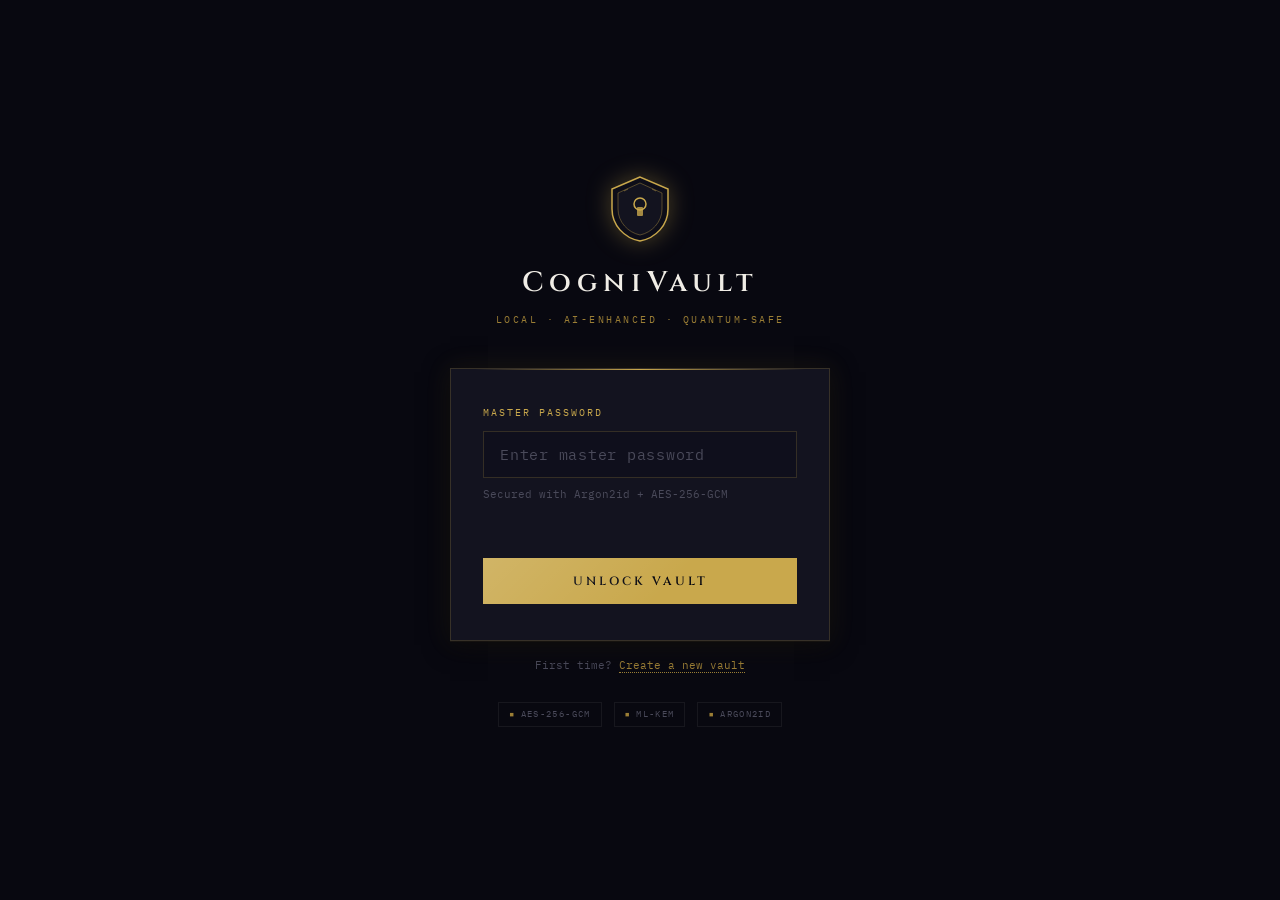
<file: index.html>
<!DOCTYPE html>

<html lang="en">
<head>
<meta charset="utf-8"/>
<meta content="width=device-width, initial-scale=1.0" name="viewport"/>
<title>CogniVault</title>
<link href="https://fonts.googleapis.com" rel="preconnect"/>
<link crossorigin="" href="https://fonts.gstatic.com" rel="preconnect"/>
<link href="https://fonts.googleapis.com/css2?family=Cinzel:wght@400;500;600;700&amp;family=IBM+Plex+Mono:wght@300;400;500&amp;family=Raleway:wght@300;400;500;600&amp;display=swap" rel="stylesheet"/>
<link href="./css/styles.css" rel="stylesheet"/>
</head>
<body>
<div class="geo-bg"></div>
<!-- LOCK SCREEN -->
<div class="view active" id="view-lock">
<div class="lock-wrap">
<div class="lock-logo">
<div class="lock-shield">
<svg fill="none" viewbox="0 0 72 72" xmlns="http://www.w3.org/2000/svg">
<path d="M36 4L8 16V36C8 52 20 65 36 68C52 65 64 52 64 36V16L36 4Z" fill="#0d0d18" stroke="#c9a84c" stroke-width="1.5"></path>
<path d="M36 10L14 20V36C14 49 24 59.5 36 62C48 59.5 58 49 58 36V20L36 10Z" fill="#13131f" stroke="#c9a84c" stroke-opacity="0.5" stroke-width="0.75"></path>
<!-- Keyhole -->
<circle cx="36" cy="31" fill="none" r="6" stroke="#c9a84c" stroke-width="1.5"></circle>
<rect fill="#c9a84c" fill-opacity="0.8" height="9" rx="1" width="6" x="33" y="34"></rect>
<!-- Corner ornaments -->
<path d="M20 18L24 16" stroke="#c9a84c" stroke-opacity="0.6" stroke-width="0.75"></path>
<path d="M52 18L48 16" stroke="#c9a84c" stroke-opacity="0.6" stroke-width="0.75"></path>
</svg>
</div>
<div class="lock-title">CogniVault</div>
<div class="lock-subtitle">Local · AI-Enhanced · Quantum-Safe</div>
</div>
<div class="lock-card">
<label class="lock-label">Master Password</label>
<input autocomplete="current-password" class="lock-input" id="master-pw-input" placeholder="Enter master password" type="password"/>
<div class="lock-hint">Secured with Argon2id + AES-256-GCM</div>
<div class="lock-error" id="lock-error"></div>
<button class="btn-unlock" id="btn-unlock" onclick="handleUnlock()">
        Unlock Vault
      </button>
</div>
<div class="lock-new">
      First time? <a onclick="showCreateVaultModal()">Create a new vault</a>
</div>
<div class="lock-badges">
<span class="lock-badge">AES-256-GCM</span>
<span class="lock-badge">ML-KEM</span>
<span class="lock-badge">Argon2id</span>
</div>
</div>
</div>
<!-- MAIN APP -->
<div class="view" id="view-app">
<!-- Sidebar -->
<aside class="sidebar">
<div class="sidebar-header">
<div class="sidebar-logo-icon">
<svg fill="none" viewbox="0 0 28 28" xmlns="http://www.w3.org/2000/svg">
<path d="M14 2L3 7V14C3 20.5 8 26 14 27C20 26 25 20.5 25 14V7L14 2Z" fill="#0d0d18" stroke="#c9a84c" stroke-width="1.2"></path>
<circle cx="14" cy="12" fill="none" r="3" stroke="#c9a84c" stroke-width="1.2"></circle>
<rect fill="#c9a84c" height="5" rx="0.5" width="3" x="12.5" y="13.5"></rect>
</svg>
</div>
<div class="sidebar-brand">
<div class="sidebar-name">CogniVault</div>
<div class="sidebar-ver">v1.0 · PQC</div>
</div>
</div>
<nav class="sidebar-nav">
<div class="nav-section-label">Vault</div>
<div class="nav-item active" onclick="switchPanel('vault')">
<svg class="nav-icon" fill="none" stroke="currentColor" stroke-width="1.3" viewbox="0 0 16 16">
<rect height="9" rx="1" width="12" x="2" y="5"></rect>
<path d="M5 5V4a3 3 0 016 0v1"></path>
<circle cx="8" cy="9.5" fill="currentColor" r="1.2" stroke="none"></circle>
</svg>
        Credentials
        <span class="nav-badge" id="entry-count-badge">0</span>
</div>
<div class="nav-item" onclick="switchPanel('generator')">
<svg class="nav-icon" fill="none" stroke="currentColor" stroke-width="1.3" viewbox="0 0 16 16">
<path d="M2 8h2M12 8h2M8 2v2M8 12v2"></path>
<circle cx="8" cy="8" r="3"></circle>
<path d="M4.5 4.5l1 1M10.5 10.5l1 1M4.5 11.5l1-1M10.5 5.5l1-1"></path>
</svg>
        Generator
      </div>
<div class="nav-section-label" style="margin-top:8px">Security</div>
<div class="nav-item" onclick="switchPanel('breach')">
<svg class="nav-icon" fill="none" stroke="currentColor" stroke-width="1.3" viewbox="0 0 16 16">
<path d="M8 1L1.5 4v5C1.5 12.5 4.5 15 8 15s6.5-2.5 6.5-6V4L8 1z"></path>
<path d="M5.5 8l2 2 3-3" stroke-linecap="round"></path>
</svg>
        Breach Check
      </div>
<div class="nav-section-label" style="margin-top:8px">System</div>
<div class="nav-item" onclick="switchPanel('export')">
<svg class="nav-icon" fill="none" stroke="currentColor" stroke-width="1.3" viewbox="0 0 16 16">
<path d="M4 12h8M8 3v7M5 7l3 3 3-3"></path>
</svg>
        Export
      </div>
<div class="nav-item" onclick="switchPanel('settings')">
<svg class="nav-icon" fill="none" stroke="currentColor" stroke-width="1.3" viewbox="0 0 16 16">
<circle cx="8" cy="8" r="2"></circle>
<path d="M8 1v2M8 13v2M1 8h2M13 8h2M3.2 3.2l1.4 1.4M11.4 11.4l1.4 1.4M3.2 12.8l1.4-1.4M11.4 4.6l1.4-1.4"></path>
</svg>
        Settings
      </div>
</nav>
<div class="sidebar-footer">
<div class="vault-status">
<div class="status-dot"></div>
        Vault unlocked
      </div>
<button class="btn-lock" onclick="handleLock()">
<svg fill="none" height="10" stroke="currentColor" stroke-width="1.5" viewbox="0 0 16 16" width="10">
<rect height="8" rx="1" width="10" x="3" y="7"></rect>
<path d="M5 7V5a3 3 0 016 0v2"></path>
</svg>
        Lock Vault
      </button>
</div>
</aside>
<!-- Main -->
<div class="main-content">
<div class="topbar">
<div class="topbar-title" id="topbar-title">CREDENTIALS</div>
<div class="search-wrap" id="search-wrap">
<svg class="search-icon" fill="none" height="13" stroke="currentColor" stroke-width="1.5" viewbox="0 0 16 16" width="13">
<circle cx="7" cy="7" r="5"></circle><path d="M11 11l3 3"></path>
</svg>
<input class="search-input" id="search-input" oninput="filterEntries()" placeholder="Search vault…"/>
</div>
<button class="btn-primary" id="btn-add-entry" onclick="openAddModal()">
<svg fill="none" height="11" stroke="currentColor" stroke-width="2" viewbox="0 0 16 16" width="11">
<path d="M8 2v12M2 8h12"></path>
</svg>
        Add Entry
      </button>
</div>
<div class="page-content">
<!-- VAULT PANEL -->
<div class="panel active" id="panel-vault">
<div class="panel-actions">
<div class="panel-heading">Stored Credentials</div>
<div class="text-muted" id="vault-count-label">Loading…</div>
</div>
<div class="entry-list" id="entry-list">
<div class="empty-state" id="empty-state">
<div class="empty-icon">
<svg fill="none" height="24" stroke="currentColor" stroke-width="1.2" viewbox="0 0 24 24" width="24">
<rect height="11" rx="2" width="18" x="3" y="11"></rect>
<path d="M7 11V7a5 5 0 0110 0v4"></path>
</svg>
</div>
<div class="empty-title">No Credentials Stored</div>
<div class="empty-desc mt-2">Add your first entry to begin securing your vault.</div>
</div>
</div>
</div>
<!-- GENERATOR PANEL -->
<div class="panel" id="panel-generator">
<div class="panel-actions" style="margin-bottom:20px">
<div class="panel-heading">Password Generator</div>
</div>
<div class="gen-output">
<span class="gen-output-text" id="gen-output">Click Generate to create a password</span>
<button class="gen-copy-btn" onclick="copyGenerated()">Copy</button>
</div>
<div class="gen-strength-wrap">
<div class="gen-strength-title">Strength Analysis</div>
<div class="strength-bar-bg">
<div class="strength-bar-fill" id="gen-strength-fill"></div>
</div>
<div class="strength-label" id="gen-strength-label" style="color:var(--text-muted)"></div>
</div>
<div style="display:grid;grid-template-columns:1fr 1fr;gap:28px;margin-bottom:24px">
<div>
<div class="range-wrap">
<div class="range-header">
<span class="range-label">Length</span>
<span class="range-val" id="gen-length-val">20</span>
</div>
<input class="range-input" id="gen-length" max="64" min="8" oninput="document.getElementById('gen-length-val').textContent=this.value" type="range" value="20"/>
</div>
</div>
<div>
<div class="toggle-group">
<div class="toggle-row">
<span class="toggle-label">Uppercase (A-Z)</span>
<div class="toggle on" id="tog-upper" onclick="toggleOpt(this)"></div>
</div>
<div class="toggle-row">
<span class="toggle-label">Lowercase (a-z)</span>
<div class="toggle on" id="tog-lower" onclick="toggleOpt(this)"></div>
</div>
<div class="toggle-row">
<span class="toggle-label">Numbers (0-9)</span>
<div class="toggle on" id="tog-digits" onclick="toggleOpt(this)"></div>
</div>
<div class="toggle-row">
<span class="toggle-label">Symbols (!@#…)</span>
<div class="toggle on" id="tog-symbols" onclick="toggleOpt(this)"></div>
</div>
</div>
</div>
</div>
<button class="btn-regen" onclick="generatePassword()">
<svg fill="none" height="14" stroke="currentColor" stroke-width="1.5" viewbox="0 0 16 16" width="14">
<path d="M2 8a6 6 0 1011.3-2.8" stroke-linecap="round"></path>
<path d="M13 3l.5 2.5L11 6" stroke-linecap="round" stroke-linejoin="round"></path>
</svg>
          Generate Secure Password
        </button>
</div>
<!-- BREACH CHECK PANEL -->
<div class="panel" id="panel-breach">
<div class="breach-hero">
<div class="breach-icon">
<svg fill="none" height="56" stroke="currentColor" stroke-width="1.2" viewbox="0 0 56 56" width="56">
<path d="M28 4L6 14v18C6 44 16 53 28 54C40 53 50 44 50 32V14L28 4z"></path>
<path d="M28 20v10M28 34v2" stroke-linecap="round" stroke-width="2"></path>
</svg>
</div>
<div class="breach-hero-title">Breach Intelligence Check</div>
<div class="breach-hero-desc">
            Checks against 600M+ compromised passwords via Bloom Filter.<br/>
            Your password never leaves this device.
          </div>
<div class="breach-input-wrap">
<input class="breach-input" id="breach-input" onkeydown="if(event.key==='Enter')checkBreach()" placeholder="Enter password to check…" type="password"/>
<button class="btn-breach" onclick="checkBreach()">Check</button>
</div>
<div class="breach-result-box" id="breach-result">
<div class="breach-result-status" id="breach-status"></div>
<div class="breach-result-detail" id="breach-detail"></div>
</div>
</div>
<div class="stats-grid">
<div class="stat-card">
<div class="stat-number">600M+</div>
<div class="stat-label">Known Breached</div>
</div>
<div class="stat-card">
<div class="stat-number">O(k)</div>
<div class="stat-label">Lookup Complexity</div>
</div>
<div class="stat-card">
<div class="stat-number">&lt;1%</div>
<div class="stat-label">False Positive Rate</div>
</div>
</div>
</div>
<!-- EXPORT PANEL -->
<div class="panel" id="panel-export">
<div class="panel-actions" style="margin-bottom:24px">
<div class="panel-heading">Vault Export</div>
</div>
<div class="settings-section">
<div class="settings-section-title">Export Options</div>
<div style="background:var(--bg-card);border:1px solid var(--border-dim);padding:24px">
<div class="form-group">
<label class="form-label">Export Format</label>
<select class="form-input" id="export-format" style="cursor:pointer">
<option value="encrypted">Encrypted Vault (.enc) — ML-KEM Protected</option>
<option value="json">JSON Backup (unencrypted, use with caution)</option>
</select>
</div>
<div class="form-group">
<label class="form-label">Export Password (for encrypted format)</label>
<input class="form-input" id="export-password" placeholder="Leave blank to use master password" type="password"/>
</div>
<div class="flex gap-2" style="justify-content:flex-end">
<button class="btn-primary" onclick="handleExport()">
<svg fill="none" height="11" stroke="currentColor" stroke-width="2" viewbox="0 0 16 16" width="11">
<path d="M4 12h8M8 3v7M5 7l3 3 3-3"></path>
</svg>
                Export Vault
              </button>
</div>
</div>
</div>
<div class="settings-section">
<div class="settings-section-title">Import Backup</div>
<div style="background:var(--bg-card);border:1px solid var(--border-dim);padding:24px">
<div style="font-family:var(--font-mono);font-size:11px;color:var(--text-muted);line-height:1.8;margin-bottom:16px">
            Import a previously exported CogniVault backup. Only import files you trust.
          </div>
<div class="form-group">
<label class="form-label">Backup File</label>
<input class="form-input" id="import-file" accept=".enc,.json,application/json,text/plain" type="file"/>
</div>
<div class="flex gap-2" style="justify-content:flex-end">
<button class="btn-primary" id="btn-import" onclick="handleImport()">
<svg fill="none" height="11" stroke="currentColor" stroke-width="2" viewbox="0 0 16 16" width="11">
<path d="M4 12h8M8 3v7M5 7l3 3 3-3"></path>
</svg>
                Import Vault
              </button>
</div>
</div>
</div>
<div class="settings-section">
<div class="settings-section-title">Post-Quantum Security</div>
<div style="font-family:var(--font-mono);font-size:11px;color:var(--text-second);line-height:1.9;margin-bottom:16px">
            Encrypted exports use ML-KEM (CRYSTALS-Kyber768, NIST FIPS 203) for key encapsulation.
            Vault data is protected with AES-256-GCM. Secure against both classical and quantum adversaries.
          </div>
<div class="crypto-badges">
<span class="crypto-badge">ML-KEM / Kyber768</span>
<span class="crypto-badge">NIST FIPS 203</span>
<span class="crypto-badge">AES-256-GCM</span>
<span class="crypto-badge">NIST Level 3</span>
</div>
</div>
</div>
<!-- SETTINGS PANEL -->
<div class="panel" id="panel-settings">
<div class="panel-actions" style="margin-bottom:24px">
<div class="panel-heading">Settings &amp; Security</div>
</div>
<div class="settings-section">
<div class="settings-section-title">Cryptographic Configuration</div>
<div class="settings-row">
<div>
<div class="settings-key">Encryption Algorithm</div>
<div class="settings-desc">AES-256-GCM with authenticated encryption (AEAD)</div>
</div>
<span class="text-muted">AES-256-GCM</span>
</div>
<div class="settings-row">
<div>
<div class="settings-key">Key Derivation Function</div>
<div class="settings-desc">Memory-hard, Argon2id — 64MB RAM, 3 iterations</div>
</div>
<span class="text-muted">Argon2id</span>
</div>
<div class="settings-row">
<div>
<div class="settings-key">Post-Quantum Algorithm</div>
<div class="settings-desc">CRYSTALS-Kyber768 (ML-KEM), NIST FIPS 203, Level 3</div>
</div>
<span class="text-muted">ML-KEM</span>
</div>
<div class="settings-row">
<div>
<div class="settings-key">Storage</div>
<div class="settings-desc">SQLite metadata + Encrypted JSON blobs on disk</div>
</div>
<span class="text-muted">Local only</span>
</div>
</div>
<div class="settings-section">
<div class="settings-section-title">AI Strength Engine</div>
<div class="settings-row">
<div>
<div class="settings-key">Model</div>
<div class="settings-desc">Random Forest classifier, trained on breach corpus (RockYou)</div>
</div>
<span class="text-muted">Offline RF</span>
</div>
<div class="settings-row">
<div>
<div class="settings-key">Inference</div>
<div class="settings-desc">O(T×D) → effectively O(1), runs in microseconds locally</div>
</div>
<span class="text-muted">Edge compute</span>
</div>
<div class="settings-row">
<div>
<div class="settings-key">Bloom Filter corpus</div>
<div class="settings-desc">600M+ SHA-1 hashed breach passwords, ~200MB bit array</div>
</div>
<span class="text-muted">k=7 hashes</span>
</div>
</div>
<div class="settings-section">
<div class="settings-section-title">Vault Actions</div>
<div class="settings-row">
<div>
<div class="settings-key">Create Backup</div>
<div class="settings-desc">Encrypted ZIP backup of all vault data and metadata</div>
</div>
<button class="btn-secondary" onclick="handleBackup()">
              Create Backup
            </button>
</div>
<div class="settings-row">
<div>
<div class="settings-key">Lock Session</div>
<div class="settings-desc">Clears the derived key from memory immediately</div>
</div>
<button class="btn-secondary" onclick="handleLock()">
              Lock Now
            </button>
</div>
</div>
</div>
</div><!-- /page-content -->
</div><!-- /main-content -->
</div><!-- /view-app -->
<!-- ═══════════════════════════════════════════════
     MODALS
═══════════════════════════════════════════════ -->
<!-- ADD ENTRY MODAL -->
<div class="modal-overlay" id="modal-add">
<div class="modal">
<div class="modal-header">
<div class="modal-title">Add Credential</div>
<button class="modal-close" onclick="closeModal('modal-add')">×</button>
</div>
<div class="modal-body">
<div class="form-group">
<label class="form-label">Site / Service</label>
<input class="form-input" id="add-site" placeholder="e.g. GitHub, Gmail, Netflix" type="text"/>
</div>
<div class="form-group">
<label class="form-label">Username / Email</label>
<input class="form-input" id="add-user" placeholder="your@email.com" type="text"/>
</div>
<div class="form-group">
<label class="form-label">Password</label>
<div class="password-field">
<input class="form-input" id="add-password" oninput="scorePassword(this.value, 'add-strength-fill', 'add-strength-label', 'add-breach-result')" placeholder="Enter or generate a password" type="password"/>
<div class="pw-actions">
<button class="icon-btn" onclick="togglePwVis('add-password', this)" title="Toggle visibility">
<svg fill="none" height="14" stroke="currentColor" stroke-width="1.3" viewbox="0 0 16 16" width="14">
<path d="M1 8S3.5 3 8 3s7 5 7 5-2.5 5-7 5-7-5-7-5z"></path>
<circle cx="8" cy="8" r="2"></circle>
</svg>
</button>
<button class="icon-btn" onclick="fillGenerated('add-password')" title="Generate">
<svg fill="none" height="14" stroke="currentColor" stroke-width="1.3" viewbox="0 0 16 16" width="14">
<path d="M2 8a6 6 0 1011.3-2.8" stroke-linecap="round"></path>
<path d="M13 3l.5 2.5L11 6" stroke-linecap="round"></path>
</svg>
</button>
</div>
</div>
<div class="strength-wrap">
<div class="strength-bar-bg">
<div class="strength-bar-fill" id="add-strength-fill"></div>
</div>
<div class="strength-label" id="add-strength-label"></div>
<div class="breach-check-result" id="add-breach-result"></div>
</div>
</div>
</div>
<div class="modal-footer">
<button class="btn-secondary" onclick="closeModal('modal-add')">Cancel</button>
<button class="btn-primary" onclick="handleAddEntry()">
<svg fill="none" height="10" stroke="currentColor" stroke-width="2" viewbox="0 0 16 16" width="10">
<path d="M3 8l4 4 6-6"></path>
</svg>
        Save Entry
      </button>
</div>
</div>
</div>
<!-- REVEAL PASSWORD MODAL -->
<div class="modal-overlay" id="modal-reveal">
<div class="modal" style="width:420px">
<div class="modal-header">
<div class="modal-title" id="reveal-title">Credential</div>
<button class="modal-close" onclick="closeModal('modal-reveal')">×</button>
</div>
<div class="modal-body">
<div class="form-group">
<label class="form-label">Site</label>
<div id="reveal-site-val" style="font-family:var(--font-mono);font-size:13px;color:var(--text-prime)"></div>
</div>
<div class="form-group">
<label class="form-label">Username</label>
<div id="reveal-user-val" style="font-family:var(--font-mono);font-size:13px;color:var(--text-prime)"></div>
</div>
<div class="form-group">
<label class="form-label">Password</label>
<div class="reveal-password" id="reveal-pw-val">Loading…</div>
<div class="copy-confirm" id="reveal-copy-confirm"></div>
</div>
</div>
<div class="modal-footer">
<button class="btn-secondary" onclick="closeModal('modal-reveal')">Close</button>
<button class="btn-primary" onclick="copyRevealedPassword()">
<svg fill="none" height="10" stroke="currentColor" stroke-width="1.8" viewbox="0 0 16 16" width="10">
<rect height="9" rx="1" width="9" x="5" y="5"></rect>
<path d="M3 11V3h8"></path>
</svg>
        Copy Password
      </button>
</div>
</div>
</div>
<!-- CREATE VAULT MODAL -->
<div class="modal-overlay" id="modal-create">
<div class="modal">
<div class="modal-header">
<div class="modal-title">Create New Vault</div>
<button class="modal-close" onclick="closeModal('modal-create')">×</button>
</div>
<div class="modal-body">
<div style="font-family:var(--font-mono);font-size:11px;color:var(--text-muted);margin-bottom:20px;line-height:1.8">
        Your master password is never stored. It derives a 256-bit AES key via Argon2id.
        Choose a strong, memorable passphrase.
      </div>
<div class="form-group">
<label class="form-label">Master Password</label>
<input class="form-input" id="create-pw" oninput="scorePassword(this.value,'create-strength-fill','create-strength-label',null)" placeholder="Choose a strong master password" type="password"/>
<div class="strength-wrap">
<div class="strength-bar-bg">
<div class="strength-bar-fill" id="create-strength-fill"></div>
</div>
<div class="strength-label" id="create-strength-label"></div>
</div>
</div>
<div class="form-group">
<label class="form-label">Confirm Password</label>
<input class="form-input" id="create-pw-confirm" placeholder="Repeat master password" type="password"/>
</div>
</div>
<div class="modal-footer">
<button class="btn-secondary" onclick="closeModal('modal-create')">Cancel</button>
<button class="btn-primary" onclick="handleCreateVault()">Create Vault</button>
</div>
</div>
</div>
<!-- TOAST CONTAINER -->
<div class="toast-container" id="toast-container"></div>
<!-- JAVASCRIPT -->
<script src="./js/app.js"></script>
</body>
</html>
</file>
<file: css/styles.css>
/* 
   DESIGN TOKENS — VAULT NOIR
 */
:root {
  --bg-void:      #080810;
  --bg-deep:      #0d0d18;
  --bg-panel:     #13131f;
  --bg-card:      #191928;
  --bg-hover:     #1f1f32;
  --bg-input:     #0f0f1c;

  --gold:         #c9a84c;
  --gold-dim:     #9b7e35;
  --gold-glow:    rgba(201,168,76,0.15);
  --gold-line:    rgba(201,168,76,0.35);

  --crimson:      #8b1a2a;
  --crimson-bright: #c0283d;
  --crimson-glow: rgba(139,26,42,0.25);

  --navy:         #1a2744;
  --navy-bright:  #1e3a72;

  --text-prime:   #f0ede6;
  --text-second:  #8a8a9a;
  --text-muted:   #4a4a5a;
  --text-gold:    #c9a84c;

  --border:       rgba(201,168,76,0.2);
  --border-dim:   rgba(255,255,255,0.06);

  --radius:       4px;
  --radius-lg:    8px;

  --font-display: 'Cinzel', serif;
  --font-body:    'Raleway', sans-serif;
  --font-mono:    'IBM Plex Mono', monospace;

  --transition:   all 0.2s cubic-bezier(0.4,0,0.2,1);
  --shadow-card:  0 4px 24px rgba(0,0,0,0.6), 0 1px 0 rgba(201,168,76,0.08);
  --shadow-glow:  0 0 24px rgba(201,168,76,0.12);
}

*, *::before, *::after { box-sizing: border-box; margin: 0; padding: 0; }

html, body {
  height: 100%;
  background: var(--bg-void);
  color: var(--text-prime);
  font-family: var(--font-body);
  font-size: 14px;
  line-height: 1.6;
  -webkit-font-smoothing: antialiased;
  overflow: hidden;
}

/* 
   SCROLLBAR
 */
::-webkit-scrollbar { width: 6px; }
::-webkit-scrollbar-track { background: var(--bg-deep); }
::-webkit-scrollbar-thumb { background: var(--gold-dim); border-radius: 3px; }

/* 
   GEOMETRIC BACKGROUND PATTERN
 */
.geo-bg {
  position: fixed; inset: 0; z-index: 0; pointer-events: none;
  background-image:
    linear-gradient(rgba(201,168,76,0.03) 1px, transparent 1px),
    linear-gradient(90deg, rgba(201,168,76,0.03) 1px, transparent 1px);
  background-size: 40px 40px;
}
.geo-bg::after {
  content: '';
  position: absolute; inset: 0;
  background: radial-gradient(ellipse 60% 50% at 50% 0%, rgba(26,39,68,0.4) 0%, transparent 70%);
}

/* 
   VIEWS
 */
.view {
  position: fixed; inset: 0; z-index: 10;
  display: none;
  animation: fadeIn 0.35s ease;
}
.view.active { display: flex; }

@keyframes fadeIn { from { opacity: 0; transform: translateY(8px); } to { opacity: 1; transform: translateY(0); } }

/* 
   LOCK SCREEN
 */
#view-lock {
  align-items: center;
  justify-content: center;
  background: var(--bg-void);
  flex-direction: column;
}

.lock-wrap {
  display: flex;
  flex-direction: column;
  align-items: center;
  gap: 0;
  width: 380px;
}

.lock-logo {
  display: flex; flex-direction: column; align-items: center;
  margin-bottom: 40px;
  position: relative;
}

.lock-shield {
  width: 72px; height: 72px;
  position: relative;
  margin-bottom: 16px;
}

.lock-shield svg { width: 72px; height: 72px; filter: drop-shadow(0 0 12px rgba(201,168,76,0.35)); }

.lock-title {
  font-family: var(--font-display);
  font-size: 28px;
  font-weight: 600;
  letter-spacing: 0.2em;
  color: var(--text-prime);
}

.lock-subtitle {
  font-family: var(--font-mono);
  font-size: 10px;
  letter-spacing: 0.25em;
  color: var(--gold-dim);
  text-transform: uppercase;
  margin-top: 6px;
}

.lock-card {
  width: 100%;
  background: var(--bg-panel);
  border: 1px solid var(--border);
  padding: 36px 32px;
  position: relative;
  box-shadow: var(--shadow-card), var(--shadow-glow);
}

.lock-card::before {
  content: '';
  position: absolute;
  top: 0; left: 24px; right: 24px; height: 1px;
  background: linear-gradient(90deg, transparent, var(--gold), transparent);
}

.lock-label {
  font-family: var(--font-mono);
  font-size: 10px;
  letter-spacing: 0.2em;
  text-transform: uppercase;
  color: var(--text-gold);
  display: block;
  margin-bottom: 10px;
}

.lock-input {
  width: 100%;
  background: var(--bg-input);
  border: 1px solid var(--border);
  color: var(--text-prime);
  font-family: var(--font-mono);
  font-size: 15px;
  padding: 13px 16px;
  outline: none;
  letter-spacing: 0.1em;
  transition: var(--transition);
}

.lock-input:focus {
  border-color: var(--gold);
  box-shadow: 0 0 0 3px var(--gold-glow);
}

.lock-input::placeholder { color: var(--text-muted); letter-spacing: 0.05em; }

.lock-hint {
  font-size: 11px;
  color: var(--text-muted);
  margin-top: 8px;
  font-family: var(--font-mono);
}

.btn-unlock {
  width: 100%;
  margin-top: 24px;
  background: var(--gold);
  color: var(--bg-void);
  border: none;
  font-family: var(--font-display);
  font-size: 12px;
  font-weight: 600;
  letter-spacing: 0.25em;
  text-transform: uppercase;
  padding: 15px;
  cursor: pointer;
  transition: var(--transition);
  position: relative;
  overflow: hidden;
}

.btn-unlock::after {
  content: '';
  position: absolute; inset: 0;
  background: linear-gradient(135deg, rgba(255,255,255,0.15) 0%, transparent 60%);
}

.btn-unlock:hover { background: #d4b560; transform: translateY(-1px); box-shadow: 0 4px 20px rgba(201,168,76,0.35); }
.btn-unlock:active { transform: translateY(0); }
.btn-unlock:disabled { opacity: 0.5; cursor: not-allowed; transform: none; }

.lock-error {
  margin-top: 14px;
  font-family: var(--font-mono);
  font-size: 11px;
  color: var(--crimson-bright);
  text-align: center;
  letter-spacing: 0.05em;
  min-height: 16px;
}

.lock-new {
  margin-top: 16px;
  text-align: center;
  font-size: 11px;
  color: var(--text-muted);
  font-family: var(--font-mono);
}
.lock-new a { color: var(--gold-dim); cursor: pointer; text-decoration: none; border-bottom: 1px dotted var(--gold-dim); }
.lock-new a:hover { color: var(--gold); }

.lock-badges {
  display: flex;
  gap: 12px;
  margin-top: 28px;
  justify-content: center;
}

.lock-badge {
  font-family: var(--font-mono);
  font-size: 9px;
  letter-spacing: 0.15em;
  text-transform: uppercase;
  color: var(--text-muted);
  padding: 4px 10px;
  border: 1px solid var(--border-dim);
  display: flex;
  align-items: center;
  gap: 5px;
}

.lock-badge::before {
  content: '▪';
  color: var(--gold-dim);
}

/* 
   MAIN APP LAYOUT
 */
#view-app {
  flex-direction: row;
  background: var(--bg-void);
}

/* SIDEBAR */
.sidebar {
  width: 220px;
  flex-shrink: 0;
  background: var(--bg-deep);
  border-right: 1px solid var(--border-dim);
  display: flex;
  flex-direction: column;
  position: relative;
  z-index: 5;
}

.sidebar::after {
  content: '';
  position: absolute;
  top: 0; right: -1px; bottom: 0; width: 1px;
  background: linear-gradient(180deg, transparent, var(--gold-line) 30%, var(--gold-line) 70%, transparent);
}

.sidebar-header {
  padding: 22px 20px 18px;
  border-bottom: 1px solid var(--border-dim);
  display: flex;
  align-items: center;
  gap: 12px;
}

.sidebar-logo-icon svg { width: 28px; height: 28px; }

.sidebar-brand {
  display: flex; flex-direction: column;
}

.sidebar-name {
  font-family: var(--font-display);
  font-size: 14px;
  font-weight: 600;
  letter-spacing: 0.12em;
  color: var(--text-prime);
}

.sidebar-ver {
  font-family: var(--font-mono);
  font-size: 9px;
  color: var(--gold-dim);
  letter-spacing: 0.15em;
  margin-top: 1px;
}

.sidebar-nav {
  flex: 1;
  padding: 16px 0;
  overflow-y: auto;
}

.nav-section-label {
  font-family: var(--font-mono);
  font-size: 9px;
  letter-spacing: 0.2em;
  text-transform: uppercase;
  color: var(--text-muted);
  padding: 8px 20px 4px;
}

.nav-item {
  display: flex;
  align-items: center;
  gap: 10px;
  padding: 10px 20px;
  cursor: pointer;
  transition: var(--transition);
  position: relative;
  font-size: 13px;
  color: var(--text-second);
  letter-spacing: 0.03em;
}

.nav-item:hover { background: var(--bg-hover); color: var(--text-prime); }

.nav-item.active {
  background: var(--bg-hover);
  color: var(--text-gold);
}

.nav-item.active::before {
  content: '';
  position: absolute;
  left: 0; top: 0; bottom: 0; width: 2px;
  background: var(--gold);
}

.nav-icon { width: 16px; height: 16px; opacity: 0.7; flex-shrink: 0; }
.nav-item.active .nav-icon, .nav-item:hover .nav-icon { opacity: 1; }

.nav-badge {
  margin-left: auto;
  background: var(--bg-card);
  border: 1px solid var(--border);
  color: var(--gold-dim);
  font-family: var(--font-mono);
  font-size: 10px;
  padding: 1px 7px;
  border-radius: 10px;
  min-width: 22px;
  text-align: center;
}

.sidebar-footer {
  padding: 16px 20px;
  border-top: 1px solid var(--border-dim);
}

.vault-status {
  display: flex;
  align-items: center;
  gap: 8px;
  font-family: var(--font-mono);
  font-size: 10px;
  color: var(--text-second);
  letter-spacing: 0.1em;
}

.status-dot {
  width: 6px; height: 6px; border-radius: 50%;
  background: #2ed573;
  box-shadow: 0 0 6px rgba(46,213,115,0.5);
  animation: pulse-dot 2s infinite;
}

@keyframes pulse-dot {
  0%, 100% { opacity: 1; }
  50% { opacity: 0.5; }
}

.btn-lock {
  width: 100%;
  margin-top: 10px;
  background: transparent;
  border: 1px solid var(--border);
  color: var(--text-second);
  font-family: var(--font-mono);
  font-size: 10px;
  letter-spacing: 0.15em;
  text-transform: uppercase;
  padding: 8px;
  cursor: pointer;
  transition: var(--transition);
  display: flex;
  align-items: center;
  justify-content: center;
  gap: 6px;
}

.btn-lock:hover { border-color: var(--crimson); color: var(--crimson-bright); }

/* MAIN CONTENT */
.main-content {
  flex: 1;
  display: flex;
  flex-direction: column;
  overflow: hidden;
}

.topbar {
  height: 56px;
  border-bottom: 1px solid var(--border-dim);
  display: flex;
  align-items: center;
  padding: 0 28px;
  gap: 16px;
  flex-shrink: 0;
  background: var(--bg-deep);
}

.topbar-title {
  font-family: var(--font-display);
  font-size: 13px;
  letter-spacing: 0.15em;
  color: var(--text-prime);
  flex: 1;
}

.search-wrap {
  position: relative;
  flex: 1;
  max-width: 320px;
}

.search-icon {
  position: absolute;
  left: 12px; top: 50%;
  transform: translateY(-50%);
  color: var(--text-muted);
  pointer-events: none;
}

.search-input {
  width: 100%;
  background: var(--bg-input);
  border: 1px solid var(--border-dim);
  color: var(--text-prime);
  font-family: var(--font-mono);
  font-size: 12px;
  padding: 8px 12px 8px 36px;
  outline: none;
  transition: var(--transition);
  letter-spacing: 0.05em;
}

.search-input:focus { border-color: var(--gold); }
.search-input::placeholder { color: var(--text-muted); }

.page-content {
  flex: 1;
  overflow-y: auto;
  padding: 28px;
}

/* 
   PANELS / SECTIONS
 */
.panel {
  display: none;
  animation: fadeIn 0.25s ease;
}
.panel.active { display: block; }

/* 
   VAULT PANEL
 */
.panel-actions {
  display: flex;
  align-items: center;
  justify-content: space-between;
  margin-bottom: 24px;
}

.panel-heading {
  font-family: var(--font-display);
  font-size: 11px;
  letter-spacing: 0.25em;
  text-transform: uppercase;
  color: var(--text-gold);
}

.btn-primary {
  background: var(--gold);
  color: var(--bg-void);
  border: none;
  font-family: var(--font-display);
  font-size: 10px;
  font-weight: 600;
  letter-spacing: 0.2em;
  text-transform: uppercase;
  padding: 9px 18px;
  cursor: pointer;
  transition: var(--transition);
  display: flex; align-items: center; gap: 6px;
}

.btn-primary:hover { background: #d4b560; box-shadow: 0 2px 12px rgba(201,168,76,0.3); }

.btn-secondary {
  background: transparent;
  color: var(--text-second);
  border: 1px solid var(--border);
  font-family: var(--font-mono);
  font-size: 10px;
  letter-spacing: 0.15em;
  text-transform: uppercase;
  padding: 8px 16px;
  cursor: pointer;
  transition: var(--transition);
  display: flex; align-items: center; gap: 6px;
}

.btn-secondary:hover { border-color: var(--gold-dim); color: var(--text-prime); }

.btn-danger {
  background: transparent;
  color: var(--text-muted);
  border: 1px solid transparent;
  font-family: var(--font-mono);
  font-size: 10px;
  letter-spacing: 0.1em;
  padding: 6px 10px;
  cursor: pointer;
  transition: var(--transition);
}

.btn-danger:hover { color: var(--crimson-bright); border-color: var(--crimson); }

/* Entry list */
.entry-list { display: flex; flex-direction: column; gap: 2px; }

.entry-card {
  background: var(--bg-card);
  border: 1px solid var(--border-dim);
  padding: 16px 20px;
  display: flex;
  align-items: center;
  gap: 16px;
  cursor: pointer;
  transition: var(--transition);
  position: relative;
}

.entry-card:hover {
  background: var(--bg-hover);
  border-color: var(--border);
}

.entry-card::before {
  content: '';
  position: absolute;
  left: 0; top: 0; bottom: 0; width: 0;
  background: var(--gold);
  transition: width 0.2s ease;
}

.entry-card:hover::before { width: 2px; }

.entry-avatar {
  width: 40px; height: 40px;
  background: var(--navy);
  border: 1px solid var(--border-dim);
  display: flex; align-items: center; justify-content: center;
  font-family: var(--font-display);
  font-size: 15px;
  color: var(--gold);
  flex-shrink: 0;
  text-transform: uppercase;
}

.entry-info { flex: 1; min-width: 0; }

.entry-site {
  font-family: var(--font-body);
  font-size: 14px;
  font-weight: 500;
  color: var(--text-prime);
  white-space: nowrap; overflow: hidden; text-overflow: ellipsis;
}

.entry-user {
  font-family: var(--font-mono);
  font-size: 11px;
  color: var(--text-muted);
  margin-top: 2px;
  white-space: nowrap; overflow: hidden; text-overflow: ellipsis;
}

.entry-actions {
  display: flex;
  gap: 4px;
  opacity: 0;
  transition: var(--transition);
}

.entry-card:hover .entry-actions { opacity: 1; }

.icon-btn {
  background: transparent;
  border: none;
  color: var(--text-muted);
  cursor: pointer;
  padding: 6px;
  transition: var(--transition);
  display: flex; align-items: center; justify-content: center;
}

.icon-btn:hover { color: var(--text-prime); }
.icon-btn.danger:hover { color: var(--crimson-bright); }

.empty-state {
  text-align: center;
  padding: 64px 0;
}

.empty-icon {
  margin: 0 auto 20px;
  width: 56px; height: 56px;
  border: 1px solid var(--border);
  display: flex; align-items: center; justify-content: center;
  color: var(--text-muted);
}

.empty-title {
  font-family: var(--font-display);
  font-size: 14px;
  letter-spacing: 0.1em;
  color: var(--text-second);
  margin-bottom: 8px;
}

.empty-desc {
  font-size: 12px;
  color: var(--text-muted);
  font-family: var(--font-mono);
}

/* 
   MODAL
 */
.modal-overlay {
  position: fixed; inset: 0; z-index: 100;
  background: rgba(8,8,16,0.85);
  backdrop-filter: blur(4px);
  display: none;
  align-items: center;
  justify-content: center;
  animation: fadeIn 0.2s ease;
}

.modal-overlay.open { display: flex; }

.modal {
  background: var(--bg-panel);
  border: 1px solid var(--border);
  width: 480px;
  max-width: 95vw;
  max-height: 90vh;
  overflow-y: auto;
  box-shadow: 0 24px 80px rgba(0,0,0,0.8);
  position: relative;
  animation: slideUp 0.25s ease;
}

@keyframes slideUp {
  from { transform: translateY(20px); opacity: 0; }
  to { transform: translateY(0); opacity: 1; }
}

.modal::before {
  content: '';
  position: absolute;
  top: 0; left: 24px; right: 24px; height: 1px;
  background: linear-gradient(90deg, transparent, var(--gold), transparent);
}

.modal-header {
  padding: 24px 24px 0;
  display: flex;
  align-items: center;
  justify-content: space-between;
}

.modal-title {
  font-family: var(--font-display);
  font-size: 14px;
  letter-spacing: 0.15em;
  color: var(--text-prime);
}

.modal-close {
  background: transparent;
  border: none;
  color: var(--text-muted);
  cursor: pointer;
  padding: 4px;
  font-size: 18px;
  line-height: 1;
  transition: var(--transition);
}

.modal-close:hover { color: var(--text-prime); }

.modal-body {
  padding: 24px;
}

.form-group {
  margin-bottom: 20px;
}

.form-label {
  font-family: var(--font-mono);
  font-size: 10px;
  letter-spacing: 0.2em;
  text-transform: uppercase;
  color: var(--text-gold);
  display: block;
  margin-bottom: 8px;
}

.form-input {
  width: 100%;
  background: var(--bg-input);
  border: 1px solid var(--border);
  color: var(--text-prime);
  font-family: var(--font-mono);
  font-size: 13px;
  padding: 11px 14px;
  outline: none;
  transition: var(--transition);
  letter-spacing: 0.05em;
}

.form-input:focus { border-color: var(--gold); box-shadow: 0 0 0 3px var(--gold-glow); }
.form-input::placeholder { color: var(--text-muted); }

.password-field {
  position: relative;
}

.password-field .form-input { padding-right: 80px; }

.pw-actions {
  position: absolute;
  right: 8px; top: 50%;
  transform: translateY(-50%);
  display: flex; gap: 2px;
}

/* Strength meter */
.strength-wrap { margin-top: 10px; }

.strength-bar-bg {
  height: 3px;
  background: var(--bg-hover);
  border-radius: 2px;
  overflow: hidden;
}

.strength-bar-fill {
  height: 100%;
  border-radius: 2px;
  transition: width 0.4s ease, background 0.4s ease;
  width: 0%;
}

.strength-label {
  font-family: var(--font-mono);
  font-size: 10px;
  letter-spacing: 0.1em;
  margin-top: 5px;
  height: 14px;
}

.breach-check-result {
  margin-top: 8px;
  font-family: var(--font-mono);
  font-size: 10px;
  letter-spacing: 0.08em;
  height: 14px;
}

.modal-footer {
  padding: 0 24px 24px;
  display: flex;
  gap: 10px;
  justify-content: flex-end;
}

/* 
   REVEAL MODAL (show password)
 */
.reveal-password {
  font-family: var(--font-mono);
  font-size: 16px;
  letter-spacing: 0.12em;
  color: var(--text-prime);
  background: var(--bg-input);
  border: 1px solid var(--border);
  padding: 16px;
  word-break: break-all;
  position: relative;
  margin-bottom: 12px;
}

.copy-confirm {
  font-family: var(--font-mono);
  font-size: 10px;
  letter-spacing: 0.1em;
  color: #2ed573;
  text-align: center;
  height: 16px;
  transition: opacity 0.3s;
}

/* 
   GENERATOR PANEL
 */
.gen-output {
  background: var(--bg-input);
  border: 1px solid var(--border);
  padding: 20px 20px;
  font-family: var(--font-mono);
  font-size: 18px;
  letter-spacing: 0.12em;
  color: var(--text-prime);
  word-break: break-all;
  min-height: 70px;
  display: flex;
  align-items: center;
  position: relative;
  margin-bottom: 20px;
}

.gen-output-text { flex: 1; }

.gen-copy-btn {
  position: absolute;
  right: 12px; top: 50%;
  transform: translateY(-50%);
  background: transparent;
  border: 1px solid var(--border);
  color: var(--text-muted);
  cursor: pointer;
  padding: 6px 10px;
  font-family: var(--font-mono);
  font-size: 10px;
  letter-spacing: 0.1em;
  transition: var(--transition);
}

.gen-copy-btn:hover { border-color: var(--gold); color: var(--gold); }

.gen-options {
  display: grid;
  grid-template-columns: 1fr 1fr;
  gap: 20px;
  margin-bottom: 24px;
}

.gen-section-title {
  font-family: var(--font-mono);
  font-size: 10px;
  letter-spacing: 0.2em;
  text-transform: uppercase;
  color: var(--text-gold);
  margin-bottom: 14px;
  grid-column: 1 / -1;
}

.range-wrap { margin-bottom: 16px; }
.range-header { display: flex; justify-content: space-between; margin-bottom: 8px; }
.range-label { font-family: var(--font-mono); font-size: 11px; color: var(--text-second); }
.range-val { font-family: var(--font-mono); font-size: 11px; color: var(--gold); }

.range-input {
  width: 100%;
  -webkit-appearance: none;
  height: 3px;
  background: var(--bg-hover);
  border-radius: 2px;
  outline: none;
}

.range-input::-webkit-slider-thumb {
  -webkit-appearance: none;
  width: 14px; height: 14px;
  border-radius: 50%;
  background: var(--gold);
  cursor: pointer;
  border: 2px solid var(--bg-void);
  box-shadow: 0 0 6px rgba(201,168,76,0.4);
}

.toggle-group { display: flex; flex-direction: column; gap: 10px; }

.toggle-row {
  display: flex;
  align-items: center;
  justify-content: space-between;
  gap: 12px;
}

.toggle-label { font-family: var(--font-body); font-size: 12px; color: var(--text-second); }

.toggle {
  width: 36px; height: 18px;
  background: var(--bg-hover);
  border: 1px solid var(--border);
  border-radius: 9px;
  cursor: pointer;
  position: relative;
  transition: var(--transition);
  flex-shrink: 0;
}

.toggle.on { background: var(--gold); border-color: var(--gold); }

.toggle::after {
  content: '';
  position: absolute;
  width: 12px; height: 12px;
  border-radius: 50%;
  background: white;
  top: 2px; left: 2px;
  transition: transform 0.2s ease;
}

.toggle.on::after { transform: translateX(18px); }

.gen-strength-wrap {
  margin-bottom: 24px;
  padding: 16px 20px;
  background: var(--bg-card);
  border: 1px solid var(--border-dim);
}

.gen-strength-title {
  font-family: var(--font-mono);
  font-size: 10px;
  letter-spacing: 0.2em;
  text-transform: uppercase;
  color: var(--text-muted);
  margin-bottom: 10px;
}

.btn-regen {
  width: 100%;
  background: transparent;
  border: 1px solid var(--gold-dim);
  color: var(--gold);
  font-family: var(--font-display);
  font-size: 11px;
  font-weight: 600;
  letter-spacing: 0.2em;
  text-transform: uppercase;
  padding: 12px;
  cursor: pointer;
  transition: var(--transition);
  display: flex; align-items: center; justify-content: center; gap: 8px;
}

.btn-regen:hover { background: var(--gold-glow); border-color: var(--gold); }

/* 
   BREACH CHECK PANEL
 */
.breach-hero {
  background: var(--bg-card);
  border: 1px solid var(--border-dim);
  padding: 36px 32px;
  text-align: center;
  margin-bottom: 28px;
  position: relative;
}

.breach-hero::before {
  content: '';
  position: absolute;
  top: 0; left: 24px; right: 24px; height: 1px;
  background: linear-gradient(90deg, transparent, var(--crimson), transparent);
}

.breach-icon {
  width: 56px; height: 56px;
  margin: 0 auto 16px;
  color: var(--text-muted);
}

.breach-hero-title {
  font-family: var(--font-display);
  font-size: 16px;
  letter-spacing: 0.12em;
  color: var(--text-prime);
  margin-bottom: 8px;
}

.breach-hero-desc {
  font-family: var(--font-mono);
  font-size: 11px;
  color: var(--text-muted);
  max-width: 380px;
  margin: 0 auto 24px;
  line-height: 1.8;
}

.breach-input-wrap {
  display: flex;
  gap: 0;
  max-width: 440px;
  margin: 0 auto;
}

.breach-input {
  flex: 1;
  background: var(--bg-input);
  border: 1px solid var(--border);
  border-right: none;
  color: var(--text-prime);
  font-family: var(--font-mono);
  font-size: 14px;
  padding: 12px 16px;
  outline: none;
  letter-spacing: 0.1em;
}

.breach-input:focus { border-color: var(--gold); }

.btn-breach {
  background: var(--crimson);
  border: 1px solid var(--crimson);
  color: white;
  font-family: var(--font-display);
  font-size: 10px;
  font-weight: 600;
  letter-spacing: 0.15em;
  text-transform: uppercase;
  padding: 12px 20px;
  cursor: pointer;
  transition: var(--transition);
  white-space: nowrap;
}

.btn-breach:hover { background: var(--crimson-bright); }

.breach-result-box {
  margin: 24px auto 0;
  max-width: 440px;
  padding: 20px;
  border: 1px solid var(--border-dim);
  font-family: var(--font-mono);
  text-align: left;
  display: none;
}

.breach-result-box.show { display: block; animation: fadeIn 0.3s ease; }
.breach-result-box.safe { border-color: #2ed573; background: rgba(46,213,115,0.05); }
.breach-result-box.breached { border-color: var(--crimson-bright); background: var(--crimson-glow); }

.breach-result-status {
  font-size: 13px;
  font-weight: 500;
  letter-spacing: 0.1em;
  margin-bottom: 6px;
}

.safe .breach-result-status { color: #2ed573; }
.breached .breach-result-status { color: var(--crimson-bright); }

.breach-result-detail {
  font-size: 11px;
  color: var(--text-second);
  line-height: 1.7;
}

/* STATS GRID */
.stats-grid {
  display: grid;
  grid-template-columns: repeat(3, 1fr);
  gap: 12px;
}

.stat-card {
  background: var(--bg-card);
  border: 1px solid var(--border-dim);
  padding: 20px;
  text-align: center;
}

.stat-number {
  font-family: var(--font-display);
  font-size: 28px;
  color: var(--gold);
  letter-spacing: 0.05em;
}

.stat-label {
  font-family: var(--font-mono);
  font-size: 9px;
  letter-spacing: 0.2em;
  text-transform: uppercase;
  color: var(--text-muted);
  margin-top: 4px;
}

/* 
   SETTINGS / EXPORT PANEL
 */
.settings-section {
  margin-bottom: 32px;
}

.settings-section-title {
  font-family: var(--font-display);
  font-size: 11px;
  letter-spacing: 0.25em;
  text-transform: uppercase;
  color: var(--text-gold);
  padding-bottom: 12px;
  border-bottom: 1px solid var(--border-dim);
  margin-bottom: 20px;
}

.settings-row {
  display: flex;
  align-items: center;
  justify-content: space-between;
  padding: 14px 0;
  border-bottom: 1px solid var(--border-dim);
}

.settings-row:last-child { border-bottom: none; }

.settings-key {
  font-size: 13px;
  font-weight: 500;
  color: var(--text-prime);
}

.settings-desc {
  font-family: var(--font-mono);
  font-size: 10px;
  color: var(--text-muted);
  margin-top: 3px;
  letter-spacing: 0.05em;
}

.crypto-badges {
  display: flex; flex-wrap: wrap; gap: 8px;
  margin-top: 16px;
}

.crypto-badge {
  font-family: var(--font-mono);
  font-size: 10px;
  letter-spacing: 0.1em;
  color: var(--gold-dim);
  border: 1px solid var(--gold-line);
  padding: 5px 12px;
  display: flex; align-items: center; gap: 6px;
}

.crypto-badge::before { content: '◈'; }

/* 
   TOAST
 */
.toast-container {
  position: fixed;
  bottom: 24px; right: 24px;
  z-index: 1000;
  display: flex; flex-direction: column; gap: 8px;
}

.toast {
  background: var(--bg-panel);
  border: 1px solid var(--border);
  padding: 12px 20px;
  font-family: var(--font-mono);
  font-size: 11px;
  letter-spacing: 0.05em;
  color: var(--text-prime);
  min-width: 240px;
  box-shadow: 0 8px 32px rgba(0,0,0,0.5);
  animation: toastIn 0.25s ease;
  display: flex; align-items: center; gap: 10px;
}

.toast.success { border-left: 3px solid #2ed573; }
.toast.error { border-left: 3px solid var(--crimson-bright); }
.toast.info { border-left: 3px solid var(--gold); }

@keyframes toastIn {
  from { transform: translateX(20px); opacity: 0; }
  to { transform: translateX(0); opacity: 1; }
}

/* 
   LOADING SPINNER
 */
.spinner {
  display: inline-block;
  width: 14px; height: 14px;
  border: 2px solid var(--border);
  border-top-color: var(--gold);
  border-radius: 50%;
  animation: spin 0.7s linear infinite;
}

@keyframes spin { to { transform: rotate(360deg); } }

/* 
   UTILITY
 */
.flex { display: flex; }
.items-center { align-items: center; }
.gap-2 { gap: 8px; }
.gap-3 { gap: 12px; }
.mt-2 { margin-top: 8px; }
.mt-4 { margin-top: 16px; }
.text-muted { color: var(--text-muted); font-family: var(--font-mono); font-size: 11px; }
.divider { height: 1px; background: var(--border-dim); margin: 20px 0; }

/* 
   SECTION TABS (within panel)
 */
.section-tabs {
  display: flex;
  border-bottom: 1px solid var(--border-dim);
  margin-bottom: 24px;
}

.section-tab {
  font-family: var(--font-mono);
  font-size: 11px;
  letter-spacing: 0.15em;
  text-transform: uppercase;
  color: var(--text-muted);
  padding: 10px 20px;
  cursor: pointer;
  border-bottom: 2px solid transparent;
  margin-bottom: -1px;
  transition: var(--transition);
}

.section-tab.active { color: var(--text-gold); border-bottom-color: var(--gold); }
.section-tab:hover:not(.active) { color: var(--text-second); }
</file>
<file: frontend/css/styles.css>
/* ═══════════════════════════════════════════════
   DESIGN TOKENS — VAULT NOIR
═══════════════════════════════════════════════ */
:root {
  --bg-void: #080810;
  --bg-deep: #0d0d18;
  --bg-panel: #13131f;
  --bg-card: #191928;
  --bg-hover: #1f1f32;
  --bg-input: #0f0f1c;

  --gold: #c9a84c;
  --gold-dim: #9b7e35;
  --gold-glow: rgba(201, 168, 76, 0.15);
  --gold-line: rgba(201, 168, 76, 0.35);

  --crimson: #8b1a2a;
  --crimson-bright: #c0283d;
  --crimson-glow: rgba(139, 26, 42, 0.25);

  --navy: #1a2744;
  --navy-bright: #1e3a72;

  --text-prime: #f0ede6;
  --text-second: #8a8a9a;
  --text-muted: #4a4a5a;
  --text-gold: #c9a84c;

  --border: rgba(201, 168, 76, 0.2);
  --border-dim: rgba(255, 255, 255, 0.06);

  --radius: 4px;
  --radius-lg: 8px;

  --font-display: "Cinzel", serif;
  --font-body: "Raleway", sans-serif;
  --font-mono: "IBM Plex Mono", monospace;

  --transition: all 0.2s cubic-bezier(0.4, 0, 0.2, 1);
  --shadow-card:
    0 4px 24px rgba(0, 0, 0, 0.6), 0 1px 0 rgba(201, 168, 76, 0.08);
  --shadow-glow: 0 0 24px rgba(201, 168, 76, 0.12);
}

*,
*::before,
*::after {
  box-sizing: border-box;
  margin: 0;
  padding: 0;
}

html,
body {
  height: 100%;
  background: var(--bg-void);
  color: var(--text-prime);
  font-family: var(--font-body);
  font-size: 14px;
  line-height: 1.6;
  -webkit-font-smoothing: antialiased;
  overflow: hidden;
}

/* ═══════════════════════════════════════════════
   SCROLLBAR
═══════════════════════════════════════════════ */
::-webkit-scrollbar {
  width: 6px;
}
::-webkit-scrollbar-track {
  background: var(--bg-deep);
}
::-webkit-scrollbar-thumb {
  background: var(--gold-dim);
  border-radius: 3px;
}

/* ═══════════════════════════════════════════════
   GEOMETRIC BACKGROUND PATTERN
═══════════════════════════════════════════════ */
.geo-bg {
  position: fixed;
  inset: 0;
  z-index: 0;
  pointer-events: none;
  background-image:
    linear-gradient(rgba(201, 168, 76, 0.03) 1px, transparent 1px),
    linear-gradient(90deg, rgba(201, 168, 76, 0.03) 1px, transparent 1px);
  background-size: 40px 40px;
}
.geo-bg::after {
  content: "";
  position: absolute;
  inset: 0;
  background: radial-gradient(
    ellipse 60% 50% at 50% 0%,
    rgba(26, 39, 68, 0.4) 0%,
    transparent 70%
  );
}

/* ═══════════════════════════════════════════════
   VIEWS
═══════════════════════════════════════════════ */
.view {
  position: fixed;
  inset: 0;
  z-index: 10;
  display: none;
  animation: fadeIn 0.35s ease;
}
.view.active {
  display: flex;
}

@keyframes fadeIn {
  from {
    opacity: 0;
    transform: translateY(8px);
  }
  to {
    opacity: 1;
    transform: translateY(0);
  }
}

/* ═══════════════════════════════════════════════
   LOCK SCREEN
═══════════════════════════════════════════════ */
#view-lock {
  align-items: center;
  justify-content: center;
  background: var(--bg-void);
  flex-direction: column;
}

.lock-wrap {
  display: flex;
  flex-direction: column;
  align-items: center;
  gap: 0;
  width: 380px;
}

.lock-logo {
  display: flex;
  flex-direction: column;
  align-items: center;
  margin-bottom: 40px;
  position: relative;
}

.lock-shield {
  width: 72px;
  height: 72px;
  position: relative;
  margin-bottom: 16px;
}

.lock-shield svg {
  width: 72px;
  height: 72px;
  filter: drop-shadow(0 0 12px rgba(201, 168, 76, 0.35));
}

.lock-title {
  font-family: var(--font-display);
  font-size: 28px;
  font-weight: 600;
  letter-spacing: 0.2em;
  color: var(--text-prime);
}

.lock-subtitle {
  font-family: var(--font-mono);
  font-size: 10px;
  letter-spacing: 0.25em;
  color: var(--gold-dim);
  text-transform: uppercase;
  margin-top: 6px;
}

.lock-card {
  width: 100%;
  background: var(--bg-panel);
  border: 1px solid var(--border);
  padding: 36px 32px;
  position: relative;
  box-shadow: var(--shadow-card), var(--shadow-glow);
}

.lock-card::before {
  content: "";
  position: absolute;
  top: 0;
  left: 24px;
  right: 24px;
  height: 1px;
  background: linear-gradient(90deg, transparent, var(--gold), transparent);
}

.lock-label {
  font-family: var(--font-mono);
  font-size: 10px;
  letter-spacing: 0.2em;
  text-transform: uppercase;
  color: var(--text-gold);
  display: block;
  margin-bottom: 10px;
}

.lock-input {
  width: 100%;
  background: var(--bg-input);
  border: 1px solid var(--border);
  color: var(--text-prime);
  font-family: var(--font-mono);
  font-size: 15px;
  padding: 13px 16px;
  outline: none;
  letter-spacing: 0.1em;
  transition: var(--transition);
}

.lock-input:focus {
  border-color: var(--gold);
  box-shadow: 0 0 0 3px var(--gold-glow);
}

.lock-input::placeholder {
  color: var(--text-muted);
  letter-spacing: 0.05em;
}

.lock-hint {
  font-size: 11px;
  color: var(--text-muted);
  margin-top: 8px;
  font-family: var(--font-mono);
}

.btn-unlock {
  width: 100%;
  margin-top: 24px;
  background: var(--gold);
  color: var(--bg-void);
  border: none;
  font-family: var(--font-display);
  font-size: 12px;
  font-weight: 600;
  letter-spacing: 0.25em;
  text-transform: uppercase;
  padding: 15px;
  cursor: pointer;
  transition: var(--transition);
  position: relative;
  overflow: hidden;
}

.btn-unlock::after {
  content: "";
  position: absolute;
  inset: 0;
  background: linear-gradient(
    135deg,
    rgba(255, 255, 255, 0.15) 0%,
    transparent 60%
  );
}

.btn-unlock:hover {
  background: #d4b560;
  transform: translateY(-1px);
  box-shadow: 0 4px 20px rgba(201, 168, 76, 0.35);
}
.btn-unlock:active {
  transform: translateY(0);
}
.btn-unlock:disabled {
  opacity: 0.5;
  cursor: not-allowed;
  transform: none;
}

.lock-error {
  margin-top: 14px;
  font-family: var(--font-mono);
  font-size: 11px;
  color: var(--crimson-bright);
  text-align: center;
  letter-spacing: 0.05em;
  min-height: 16px;
}

.lock-new {
  margin-top: 16px;
  text-align: center;
  font-size: 11px;
  color: var(--text-muted);
  font-family: var(--font-mono);
}
.lock-new a {
  color: var(--gold-dim);
  cursor: pointer;
  text-decoration: none;
  border-bottom: 1px dotted var(--gold-dim);
}
.lock-new a:hover {
  color: var(--gold);
}

.lock-badges {
  display: flex;
  gap: 12px;
  margin-top: 28px;
  justify-content: center;
}

.lock-badge {
  font-family: var(--font-mono);
  font-size: 9px;
  letter-spacing: 0.15em;
  text-transform: uppercase;
  color: var(--text-muted);
  padding: 4px 10px;
  border: 1px solid var(--border-dim);
  display: flex;
  align-items: center;
  gap: 5px;
}

.lock-badge::before {
  content: "▪";
  color: var(--gold-dim);
}

/* ═══════════════════════════════════════════════
   MAIN APP LAYOUT
═══════════════════════════════════════════════ */
#view-app {
  flex-direction: row;
  background: var(--bg-void);
}

/* SIDEBAR */
.sidebar {
  width: 220px;
  flex-shrink: 0;
  background: var(--bg-deep);
  border-right: 1px solid var(--border-dim);
  display: flex;
  flex-direction: column;
  position: relative;
  z-index: 5;
}

.sidebar::after {
  content: "";
  position: absolute;
  top: 0;
  right: -1px;
  bottom: 0;
  width: 1px;
  background: linear-gradient(
    180deg,
    transparent,
    var(--gold-line) 30%,
    var(--gold-line) 70%,
    transparent
  );
}

.sidebar-header {
  padding: 22px 20px 18px;
  border-bottom: 1px solid var(--border-dim);
  display: flex;
  align-items: center;
  gap: 12px;
}

.sidebar-logo-icon svg {
  width: 28px;
  height: 28px;
}

.sidebar-brand {
  display: flex;
  flex-direction: column;
}

.sidebar-name {
  font-family: var(--font-display);
  font-size: 14px;
  font-weight: 600;
  letter-spacing: 0.12em;
  color: var(--text-prime);
}

.sidebar-ver {
  font-family: var(--font-mono);
  font-size: 9px;
  color: var(--gold-dim);
  letter-spacing: 0.15em;
  margin-top: 1px;
}

.sidebar-nav {
  flex: 1;
  padding: 16px 0;
  overflow-y: auto;
}

.nav-section-label {
  font-family: var(--font-mono);
  font-size: 9px;
  letter-spacing: 0.2em;
  text-transform: uppercase;
  color: var(--text-muted);
  padding: 8px 20px 4px;
}

.nav-item {
  display: flex;
  align-items: center;
  gap: 10px;
  padding: 10px 20px;
  cursor: pointer;
  transition: var(--transition);
  position: relative;
  font-size: 13px;
  color: var(--text-second);
  letter-spacing: 0.03em;
}

.nav-item:hover {
  background: var(--bg-hover);
  color: var(--text-prime);
}

.nav-item.active {
  background: var(--bg-hover);
  color: var(--text-gold);
}

.nav-item.active::before {
  content: "";
  position: absolute;
  left: 0;
  top: 0;
  bottom: 0;
  width: 2px;
  background: var(--gold);
}

.nav-icon {
  width: 16px;
  height: 16px;
  opacity: 0.7;
  flex-shrink: 0;
}
.nav-item.active .nav-icon,
.nav-item:hover .nav-icon {
  opacity: 1;
}

.nav-badge {
  margin-left: auto;
  background: var(--bg-card);
  border: 1px solid var(--border);
  color: var(--gold-dim);
  font-family: var(--font-mono);
  font-size: 10px;
  padding: 1px 7px;
  border-radius: 10px;
  min-width: 22px;
  text-align: center;
}

.sidebar-footer {
  padding: 16px 20px;
  border-top: 1px solid var(--border-dim);
}

.vault-status {
  display: flex;
  align-items: center;
  gap: 8px;
  font-family: var(--font-mono);
  font-size: 10px;
  color: var(--text-second);
  letter-spacing: 0.1em;
}

.status-dot {
  width: 6px;
  height: 6px;
  border-radius: 50%;
  background: #2ed573;
  box-shadow: 0 0 6px rgba(46, 213, 115, 0.5);
  animation: pulse-dot 2s infinite;
}

@keyframes pulse-dot {
  0%,
  100% {
    opacity: 1;
  }
  50% {
    opacity: 0.5;
  }
}

.btn-lock {
  width: 100%;
  margin-top: 10px;
  background: transparent;
  border: 1px solid var(--border);
  color: var(--text-second);
  font-family: var(--font-mono);
  font-size: 10px;
  letter-spacing: 0.15em;
  text-transform: uppercase;
  padding: 8px;
  cursor: pointer;
  transition: var(--transition);
  display: flex;
  align-items: center;
  justify-content: center;
  gap: 6px;
}

.btn-lock:hover {
  border-color: var(--crimson);
  color: var(--crimson-bright);
}

/* MAIN CONTENT */
.main-content {
  flex: 1;
  display: flex;
  flex-direction: column;
  overflow: hidden;
}

.topbar {
  height: 56px;
  border-bottom: 1px solid var(--border-dim);
  display: flex;
  align-items: center;
  padding: 0 28px;
  gap: 16px;
  flex-shrink: 0;
  background: var(--bg-deep);
}

.topbar-title {
  font-family: var(--font-display);
  font-size: 13px;
  letter-spacing: 0.15em;
  color: var(--text-prime);
  flex: 1;
}

.search-wrap {
  position: relative;
  flex: 1;
  max-width: 320px;
}

.search-icon {
  position: absolute;
  left: 12px;
  top: 50%;
  transform: translateY(-50%);
  color: var(--text-muted);
  pointer-events: none;
}

.search-input {
  width: 100%;
  background: var(--bg-input);
  border: 1px solid var(--border-dim);
  color: var(--text-prime);
  font-family: var(--font-mono);
  font-size: 12px;
  padding: 8px 12px 8px 36px;
  outline: none;
  transition: var(--transition);
  letter-spacing: 0.05em;
}

.search-input:focus {
  border-color: var(--gold);
}
.search-input::placeholder {
  color: var(--text-muted);
}

.page-content {
  flex: 1;
  overflow-y: auto;
  padding: 28px;
}

/* ═══════════════════════════════════════════════
   PANELS / SECTIONS
═══════════════════════════════════════════════ */
.panel {
  display: none;
  animation: fadeIn 0.25s ease;
}
.panel.active {
  display: block;
}

/* ═══════════════════════════════════════════════
   VAULT PANEL
═══════════════════════════════════════════════ */
.panel-actions {
  display: flex;
  align-items: center;
  justify-content: space-between;
  margin-bottom: 24px;
}

.panel-heading {
  font-family: var(--font-display);
  font-size: 11px;
  letter-spacing: 0.25em;
  text-transform: uppercase;
  color: var(--text-gold);
}

.btn-primary {
  background: var(--gold);
  color: var(--bg-void);
  border: none;
  font-family: var(--font-display);
  font-size: 10px;
  font-weight: 600;
  letter-spacing: 0.2em;
  text-transform: uppercase;
  padding: 9px 18px;
  cursor: pointer;
  transition: var(--transition);
  display: flex;
  align-items: center;
  gap: 6px;
}

.btn-primary:hover {
  background: #d4b560;
  box-shadow: 0 2px 12px rgba(201, 168, 76, 0.3);
}

.btn-secondary {
  background: transparent;
  color: var(--text-second);
  border: 1px solid var(--border);
  font-family: var(--font-mono);
  font-size: 10px;
  letter-spacing: 0.15em;
  text-transform: uppercase;
  padding: 8px 16px;
  cursor: pointer;
  transition: var(--transition);
  display: flex;
  align-items: center;
  gap: 6px;
}

.btn-secondary:hover {
  border-color: var(--gold-dim);
  color: var(--text-prime);
}

.btn-danger {
  background: transparent;
  color: var(--text-muted);
  border: 1px solid transparent;
  font-family: var(--font-mono);
  font-size: 10px;
  letter-spacing: 0.1em;
  padding: 6px 10px;
  cursor: pointer;
  transition: var(--transition);
}

.btn-danger:hover {
  color: var(--crimson-bright);
  border-color: var(--crimson);
}

/* Entry list */
.entry-list {
  display: flex;
  flex-direction: column;
  gap: 2px;
}

.entry-card {
  background: var(--bg-card);
  border: 1px solid var(--border-dim);
  padding: 16px 20px;
  display: flex;
  align-items: center;
  gap: 16px;
  cursor: pointer;
  transition: var(--transition);
  position: relative;
}

.entry-card:hover {
  background: var(--bg-hover);
  border-color: var(--border);
}

.entry-card::before {
  content: "";
  position: absolute;
  left: 0;
  top: 0;
  bottom: 0;
  width: 0;
  background: var(--gold);
  transition: width 0.2s ease;
}

.entry-card:hover::before {
  width: 2px;
}

.entry-avatar {
  width: 40px;
  height: 40px;
  background: var(--navy);
  border: 1px solid var(--border-dim);
  display: flex;
  align-items: center;
  justify-content: center;
  font-family: var(--font-display);
  font-size: 15px;
  color: var(--gold);
  flex-shrink: 0;
  text-transform: uppercase;
}

.entry-info {
  flex: 1;
  min-width: 0;
}

.entry-site {
  font-family: var(--font-body);
  font-size: 14px;
  font-weight: 500;
  color: var(--text-prime);
  white-space: nowrap;
  overflow: hidden;
  text-overflow: ellipsis;
}

.entry-user {
  font-family: var(--font-mono);
  font-size: 11px;
  color: var(--text-muted);
  margin-top: 2px;
  white-space: nowrap;
  overflow: hidden;
  text-overflow: ellipsis;
}

.entry-actions {
  display: flex;
  gap: 4px;
  opacity: 0;
  transition: var(--transition);
}

.entry-card:hover .entry-actions {
  opacity: 1;
}

.icon-btn {
  background: transparent;
  border: none;
  color: var(--text-muted);
  cursor: pointer;
  padding: 6px;
  transition: var(--transition);
  display: flex;
  align-items: center;
  justify-content: center;
}

.icon-btn:hover {
  color: var(--text-prime);
}
.icon-btn.danger:hover {
  color: var(--crimson-bright);
}

.empty-state {
  text-align: center;
  padding: 64px 0;
}

.empty-icon {
  margin: 0 auto 20px;
  width: 56px;
  height: 56px;
  border: 1px solid var(--border);
  display: flex;
  align-items: center;
  justify-content: center;
  color: var(--text-muted);
}

.empty-title {
  font-family: var(--font-display);
  font-size: 14px;
  letter-spacing: 0.1em;
  color: var(--text-second);
  margin-bottom: 8px;
}

.empty-desc {
  font-size: 12px;
  color: var(--text-muted);
  font-family: var(--font-mono);
}

/* ═══════════════════════════════════════════════
   MODAL
═══════════════════════════════════════════════ */
.modal-overlay {
  position: fixed;
  inset: 0;
  z-index: 100;
  background: rgba(8, 8, 16, 0.85);
  backdrop-filter: blur(4px);
  display: none;
  align-items: center;
  justify-content: center;
  animation: fadeIn 0.2s ease;
}

.modal-overlay.open {
  display: flex;
}

.modal {
  background: var(--bg-panel);
  border: 1px solid var(--border);
  width: 480px;
  max-width: 95vw;
  max-height: 90vh;
  overflow-y: auto;
  box-shadow: 0 24px 80px rgba(0, 0, 0, 0.8);
  position: relative;
  animation: slideUp 0.25s ease;
}

@keyframes slideUp {
  from {
    transform: translateY(20px);
    opacity: 0;
  }
  to {
    transform: translateY(0);
    opacity: 1;
  }
}

.modal::before {
  content: "";
  position: absolute;
  top: 0;
  left: 24px;
  right: 24px;
  height: 1px;
  background: linear-gradient(90deg, transparent, var(--gold), transparent);
}

.modal-header {
  padding: 24px 24px 0;
  display: flex;
  align-items: center;
  justify-content: space-between;
}

.modal-title {
  font-family: var(--font-display);
  font-size: 14px;
  letter-spacing: 0.15em;
  color: var(--text-prime);
}

.modal-close {
  background: transparent;
  border: none;
  color: var(--text-muted);
  cursor: pointer;
  padding: 4px;
  font-size: 18px;
  line-height: 1;
  transition: var(--transition);
}

.modal-close:hover {
  color: var(--text-prime);
}

.modal-body {
  padding: 24px;
}

.form-group {
  margin-bottom: 20px;
}

.form-label {
  font-family: var(--font-mono);
  font-size: 10px;
  letter-spacing: 0.2em;
  text-transform: uppercase;
  color: var(--text-gold);
  display: block;
  margin-bottom: 8px;
}

.form-input {
  width: 100%;
  background: var(--bg-input);
  border: 1px solid var(--border);
  color: var(--text-prime);
  font-family: var(--font-mono);
  font-size: 13px;
  padding: 11px 14px;
  outline: none;
  transition: var(--transition);
  letter-spacing: 0.05em;
}

.form-input:focus {
  border-color: var(--gold);
  box-shadow: 0 0 0 3px var(--gold-glow);
}
.form-input::placeholder {
  color: var(--text-muted);
}

.password-field {
  position: relative;
}

.password-field .form-input {
  padding-right: 80px;
}

.pw-actions {
  position: absolute;
  right: 8px;
  top: 50%;
  transform: translateY(-50%);
  display: flex;
  gap: 2px;
}

/* Strength meter */
.strength-wrap {
  margin-top: 10px;
}

.strength-bar-bg {
  height: 3px;
  background: var(--bg-hover);
  border-radius: 2px;
  overflow: hidden;
}

.strength-bar-fill {
  height: 100%;
  border-radius: 2px;
  transition:
    width 0.4s ease,
    background 0.4s ease;
  width: 0%;
}

.strength-label {
  font-family: var(--font-mono);
  font-size: 10px;
  letter-spacing: 0.1em;
  margin-top: 5px;
  height: 14px;
}

.breach-check-result {
  margin-top: 8px;
  font-family: var(--font-mono);
  font-size: 10px;
  letter-spacing: 0.08em;
  height: 14px;
}

.modal-footer {
  padding: 0 24px 24px;
  display: flex;
  gap: 10px;
  justify-content: flex-end;
}

/* ═══════════════════════════════════════════════
   REVEAL MODAL (show password)
═══════════════════════════════════════════════ */
.reveal-password {
  font-family: var(--font-mono);
  font-size: 16px;
  letter-spacing: 0.12em;
  color: var(--text-prime);
  background: var(--bg-input);
  border: 1px solid var(--border);
  padding: 16px;
  word-break: break-all;
  position: relative;
  margin-bottom: 12px;
}

.copy-confirm {
  font-family: var(--font-mono);
  font-size: 10px;
  letter-spacing: 0.1em;
  color: #2ed573;
  text-align: center;
  height: 16px;
  transition: opacity 0.3s;
}

/* ═══════════════════════════════════════════════
   GENERATOR PANEL
═══════════════════════════════════════════════ */
.gen-output {
  background: var(--bg-input);
  border: 1px solid var(--border);
  padding: 20px 20px;
  font-family: var(--font-mono);
  font-size: 18px;
  letter-spacing: 0.12em;
  color: var(--text-prime);
  word-break: break-all;
  min-height: 70px;
  display: flex;
  align-items: center;
  position: relative;
  margin-bottom: 20px;
}

.gen-output-text {
  flex: 1;
}

.gen-copy-btn {
  position: absolute;
  right: 12px;
  top: 50%;
  transform: translateY(-50%);
  background: transparent;
  border: 1px solid var(--border);
  color: var(--text-muted);
  cursor: pointer;
  padding: 6px 10px;
  font-family: var(--font-mono);
  font-size: 10px;
  letter-spacing: 0.1em;
  transition: var(--transition);
}

.gen-copy-btn:hover {
  border-color: var(--gold);
  color: var(--gold);
}

.gen-options {
  display: grid;
  grid-template-columns: 1fr 1fr;
  gap: 20px;
  margin-bottom: 24px;
}

.gen-section-title {
  font-family: var(--font-mono);
  font-size: 10px;
  letter-spacing: 0.2em;
  text-transform: uppercase;
  color: var(--text-gold);
  margin-bottom: 14px;
  grid-column: 1 / -1;
}

.range-wrap {
  margin-bottom: 16px;
}
.range-header {
  display: flex;
  justify-content: space-between;
  margin-bottom: 8px;
}
.range-label {
  font-family: var(--font-mono);
  font-size: 11px;
  color: var(--text-second);
}
.range-val {
  font-family: var(--font-mono);
  font-size: 11px;
  color: var(--gold);
}

.range-input {
  width: 100%;
  -webkit-appearance: none;
  height: 3px;
  background: var(--bg-hover);
  border-radius: 2px;
  outline: none;
}

.range-input::-webkit-slider-thumb {
  -webkit-appearance: none;
  width: 14px;
  height: 14px;
  border-radius: 50%;
  background: var(--gold);
  cursor: pointer;
  border: 2px solid var(--bg-void);
  box-shadow: 0 0 6px rgba(201, 168, 76, 0.4);
}

.toggle-group {
  display: flex;
  flex-direction: column;
  gap: 10px;
}

.toggle-row {
  display: flex;
  align-items: center;
  justify-content: space-between;
  gap: 12px;
}

.toggle-label {
  font-family: var(--font-body);
  font-size: 12px;
  color: var(--text-second);
}

.toggle {
  width: 36px;
  height: 18px;
  background: var(--bg-hover);
  border: 1px solid var(--border);
  border-radius: 9px;
  cursor: pointer;
  position: relative;
  transition: var(--transition);
  flex-shrink: 0;
}

.toggle.on {
  background: var(--gold);
  border-color: var(--gold);
}

.toggle::after {
  content: "";
  position: absolute;
  width: 12px;
  height: 12px;
  border-radius: 50%;
  background: white;
  top: 2px;
  left: 2px;
  transition: transform 0.2s ease;
}

.toggle.on::after {
  transform: translateX(18px);
}

.gen-strength-wrap {
  margin-bottom: 24px;
  padding: 16px 20px;
  background: var(--bg-card);
  border: 1px solid var(--border-dim);
}

.gen-strength-title {
  font-family: var(--font-mono);
  font-size: 10px;
  letter-spacing: 0.2em;
  text-transform: uppercase;
  color: var(--text-muted);
  margin-bottom: 10px;
}

.btn-regen {
  width: 100%;
  background: transparent;
  border: 1px solid var(--gold-dim);
  color: var(--gold);
  font-family: var(--font-display);
  font-size: 11px;
  font-weight: 600;
  letter-spacing: 0.2em;
  text-transform: uppercase;
  padding: 12px;
  cursor: pointer;
  transition: var(--transition);
  display: flex;
  align-items: center;
  justify-content: center;
  gap: 8px;
}

.btn-regen:hover {
  background: var(--gold-glow);
  border-color: var(--gold);
}

/* ═══════════════════════════════════════════════
   BREACH CHECK PANEL
═══════════════════════════════════════════════ */
.breach-hero {
  background: var(--bg-card);
  border: 1px solid var(--border-dim);
  padding: 36px 32px;
  text-align: center;
  margin-bottom: 28px;
  position: relative;
}

.breach-hero::before {
  content: "";
  position: absolute;
  top: 0;
  left: 24px;
  right: 24px;
  height: 1px;
  background: linear-gradient(90deg, transparent, var(--crimson), transparent);
}

.breach-icon {
  width: 56px;
  height: 56px;
  margin: 0 auto 16px;
  color: var(--text-muted);
}

.breach-hero-title {
  font-family: var(--font-display);
  font-size: 16px;
  letter-spacing: 0.12em;
  color: var(--text-prime);
  margin-bottom: 8px;
}

.breach-hero-desc {
  font-family: var(--font-mono);
  font-size: 11px;
  color: var(--text-muted);
  max-width: 380px;
  margin: 0 auto 24px;
  line-height: 1.8;
}

.breach-input-wrap {
  display: flex;
  gap: 0;
  max-width: 440px;
  margin: 0 auto;
}

.breach-input {
  flex: 1;
  background: var(--bg-input);
  border: 1px solid var(--border);
  border-right: none;
  color: var(--text-prime);
  font-family: var(--font-mono);
  font-size: 14px;
  padding: 12px 16px;
  outline: none;
  letter-spacing: 0.1em;
}

.breach-input:focus {
  border-color: var(--gold);
}

.btn-breach {
  background: var(--crimson);
  border: 1px solid var(--crimson);
  color: white;
  font-family: var(--font-display);
  font-size: 10px;
  font-weight: 600;
  letter-spacing: 0.15em;
  text-transform: uppercase;
  padding: 12px 20px;
  cursor: pointer;
  transition: var(--transition);
  white-space: nowrap;
}

.btn-breach:hover {
  background: var(--crimson-bright);
}

.breach-result-box {
  margin: 24px auto 0;
  max-width: 440px;
  padding: 20px;
  border: 1px solid var(--border-dim);
  font-family: var(--font-mono);
  text-align: left;
  display: none;
}

.breach-result-box.show {
  display: block;
  animation: fadeIn 0.3s ease;
}
.breach-result-box.safe {
  border-color: #2ed573;
  background: rgba(46, 213, 115, 0.05);
}
.breach-result-box.breached {
  border-color: var(--crimson-bright);
  background: var(--crimson-glow);
}

.breach-result-status {
  font-size: 13px;
  font-weight: 500;
  letter-spacing: 0.1em;
  margin-bottom: 6px;
}

.safe .breach-result-status {
  color: #2ed573;
}
.breached .breach-result-status {
  color: var(--crimson-bright);
}

.breach-result-detail {
  font-size: 11px;
  color: var(--text-second);
  line-height: 1.7;
}

/* STATS GRID */
.stats-grid {
  display: grid;
  grid-template-columns: repeat(3, 1fr);
  gap: 12px;
}

.stat-card {
  background: var(--bg-card);
  border: 1px solid var(--border-dim);
  padding: 20px;
  text-align: center;
}

.stat-number {
  font-family: var(--font-display);
  font-size: 28px;
  color: var(--gold);
  letter-spacing: 0.05em;
}

.stat-label {
  font-family: var(--font-mono);
  font-size: 9px;
  letter-spacing: 0.2em;
  text-transform: uppercase;
  color: var(--text-muted);
  margin-top: 4px;
}

/* ═══════════════════════════════════════════════
   SETTINGS / EXPORT PANEL
═══════════════════════════════════════════════ */
.settings-section {
  margin-bottom: 32px;
}

.settings-section-title {
  font-family: var(--font-display);
  font-size: 11px;
  letter-spacing: 0.25em;
  text-transform: uppercase;
  color: var(--text-gold);
  padding-bottom: 12px;
  border-bottom: 1px solid var(--border-dim);
  margin-bottom: 20px;
}

.settings-row {
  display: flex;
  align-items: center;
  justify-content: space-between;
  padding: 14px 0;
  border-bottom: 1px solid var(--border-dim);
}

.settings-row:last-child {
  border-bottom: none;
}

.settings-key {
  font-size: 13px;
  font-weight: 500;
  color: var(--text-prime);
}

.settings-desc {
  font-family: var(--font-mono);
  font-size: 10px;
  color: var(--text-muted);
  margin-top: 3px;
  letter-spacing: 0.05em;
}

.crypto-badges {
  display: flex;
  flex-wrap: wrap;
  gap: 8px;
  margin-top: 16px;
}

.crypto-badge {
  font-family: var(--font-mono);
  font-size: 10px;
  letter-spacing: 0.1em;
  color: var(--gold-dim);
  border: 1px solid var(--gold-line);
  padding: 5px 12px;
  display: flex;
  align-items: center;
  gap: 6px;
}

.crypto-badge::before {
  content: "◈";
}

/* ═══════════════════════════════════════════════
   TOAST
═══════════════════════════════════════════════ */
.toast-container {
  position: fixed;
  bottom: 24px;
  right: 24px;
  z-index: 1000;
  display: flex;
  flex-direction: column;
  gap: 8px;
}

.toast {
  background: var(--bg-panel);
  border: 1px solid var(--border);
  padding: 12px 20px;
  font-family: var(--font-mono);
  font-size: 11px;
  letter-spacing: 0.05em;
  color: var(--text-prime);
  min-width: 240px;
  box-shadow: 0 8px 32px rgba(0, 0, 0, 0.5);
  animation: toastIn 0.25s ease;
  display: flex;
  align-items: center;
  gap: 10px;
}

.toast.success {
  border-left: 3px solid #2ed573;
}
.toast.error {
  border-left: 3px solid var(--crimson-bright);
}
.toast.info {
  border-left: 3px solid var(--gold);
}

@keyframes toastIn {
  from {
    transform: translateX(20px);
    opacity: 0;
  }
  to {
    transform: translateX(0);
    opacity: 1;
  }
}

/* ═══════════════════════════════════════════════
   LOADING SPINNER
═══════════════════════════════════════════════ */
.spinner {
  display: inline-block;
  width: 14px;
  height: 14px;
  border: 2px solid var(--border);
  border-top-color: var(--gold);
  border-radius: 50%;
  animation: spin 0.7s linear infinite;
}

@keyframes spin {
  to {
    transform: rotate(360deg);
  }
}

/* ═══════════════════════════════════════════════
   UTILITY
═══════════════════════════════════════════════ */
.flex {
  display: flex;
}
.items-center {
  align-items: center;
}
.gap-2 {
  gap: 8px;
}
.gap-3 {
  gap: 12px;
}
.mt-2 {
  margin-top: 8px;
}
.mt-4 {
  margin-top: 16px;
}
.text-muted {
  color: var(--text-muted);
  font-family: var(--font-mono);
  font-size: 11px;
}
.divider {
  height: 1px;
  background: var(--border-dim);
  margin: 20px 0;
}

/* ═══════════════════════════════════════════════
   SECTION TABS (within panel)
═══════════════════════════════════════════════ */
.section-tabs {
  display: flex;
  border-bottom: 1px solid var(--border-dim);
  margin-bottom: 24px;
}

.section-tab {
  font-family: var(--font-mono);
  font-size: 11px;
  letter-spacing: 0.15em;
  text-transform: uppercase;
  color: var(--text-muted);
  padding: 10px 20px;
  cursor: pointer;
  border-bottom: 2px solid transparent;
  margin-bottom: -1px;
  transition: var(--transition);
}

.section-tab.active {
  color: var(--text-gold);
  border-bottom-color: var(--gold);
}
.section-tab:hover:not(.active) {
  color: var(--text-second);
}

/* ═══════════════════════════════════════════════
   VAULT OPENING TRANSITION
═══════════════════════════════════════════════ */

#vault-transition {
  position: fixed;
  inset: 0;
  background: radial-gradient(circle at center, #0b0b14 0%, #020204 100%);
  z-index: 9999;
  opacity: 0;
  pointer-events: none;
  transition: opacity 0.25s ease;
}

#vault-transition.active {
  opacity: 1;
  pointer-events: all;
}

/* VAULT DOOR */
.vault-door {
  position: absolute;
  top: 50%;
  left: 50%;
  width: 220px;
  height: 220px;
  transform: translate(-50%, -50%) scale(0.8);
  border-radius: 50%;
  background: radial-gradient(circle, #141422, #0a0a12);
  box-shadow:
    0 0 40px rgba(201, 168, 76, 0.15),
    inset 0 0 30px rgba(201, 168, 76, 0.1);
  overflow: hidden;
}

/* OUTER RING */
.vault-ring {
  position: absolute;
  inset: 0;
  border-radius: 50%;
  border: 2px solid rgba(201, 168, 76, 0.4);
  animation: ringRotate 0.6s ease forwards;
}

/* LOCK CORE */
.vault-lock {
  position: absolute;
  top: 50%;
  left: 50%;
  width: 60px;
  height: 60px;
  transform: translate(-50%, -50%) rotate(0deg);
  border-radius: 50%;
  border: 2px solid #c9a84c;
  box-shadow:
    0 0 15px rgba(201, 168, 76, 0.4),
    inset 0 0 10px rgba(201, 168, 76, 0.2);
  animation: lockSpin 0.5s ease forwards;
}

/* ANIMATIONS */

@keyframes lockSpin {
  0% {
    transform: translate(-50%, -50%) rotate(0deg) scale(1);
  }
  50% {
    transform: translate(-50%, -50%) rotate(180deg) scale(1.1);
  }
  100% {
    transform: translate(-50%, -50%) rotate(360deg) scale(0.9);
  }
}

@keyframes ringRotate {
  0% {
    transform: rotate(0deg);
    opacity: 0.3;
  }
  100% {
    transform: rotate(120deg);
    opacity: 1;
  }
}

/* FINAL OPEN (EXPANSION) */
.vault-door.open {
  animation: vaultOpen 0.6s ease forwards;
}

@keyframes vaultOpen {
  0% {
    transform: translate(-50%, -50%) scale(0.9);
    opacity: 1;
  }
  60% {
    transform: translate(-50%, -50%) scale(1.3);
  }
  100% {
    transform: translate(-50%, -50%) scale(8);
    opacity: 0;
  }
}
</file>
